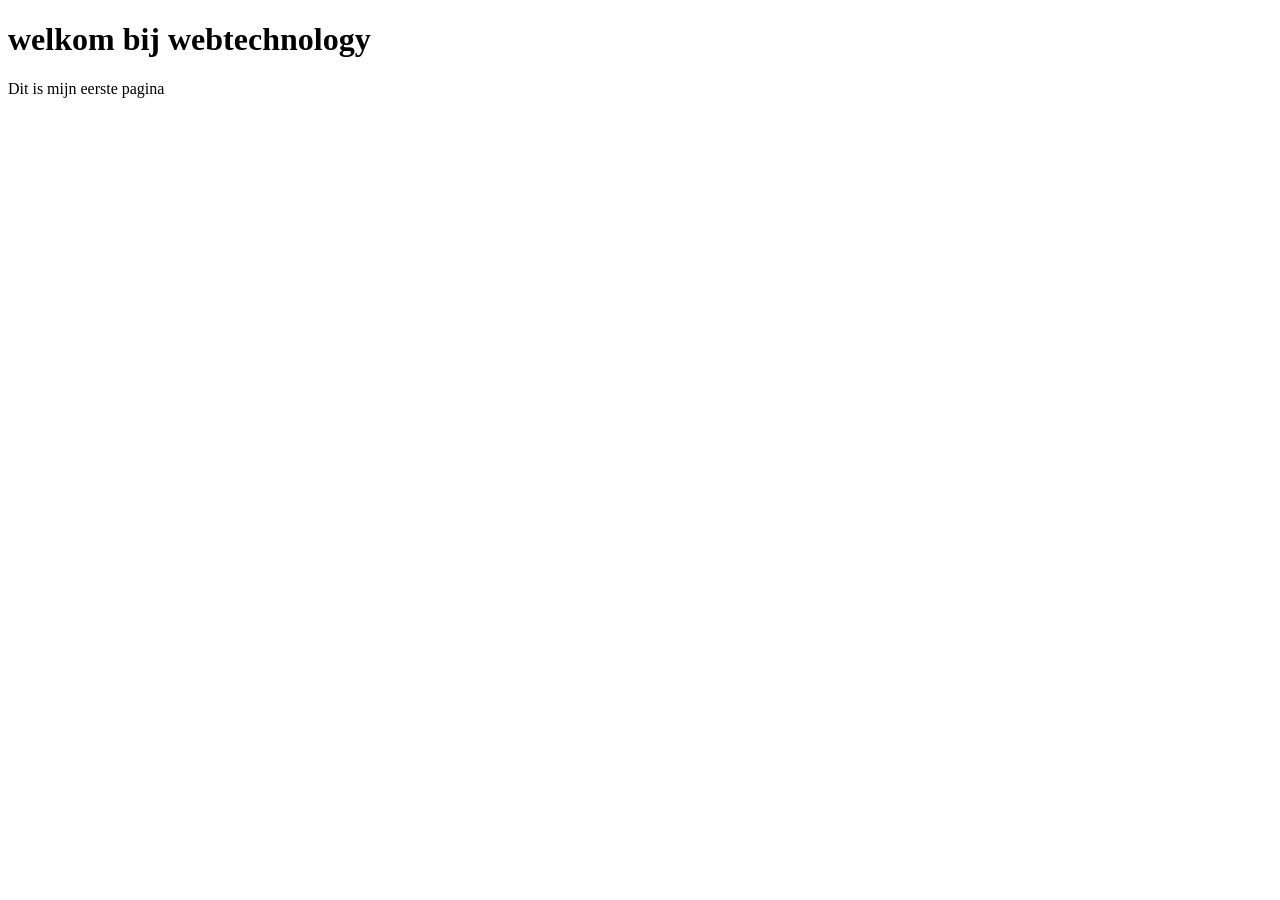
<file: Labo-01/index.html>
<!DOCTYPE html>
<html lang="en">
<head>
    <meta charset="UTF-8">
    <meta name="viewport" content="width=device-width, initial-scale=1.0">
    <title>Document</title>
</head>
<body>
    <h1>welkom bij webtechnology</h1>
    <p>Dit is mijn eerste pagina </p>
</body>
</html>
</file>
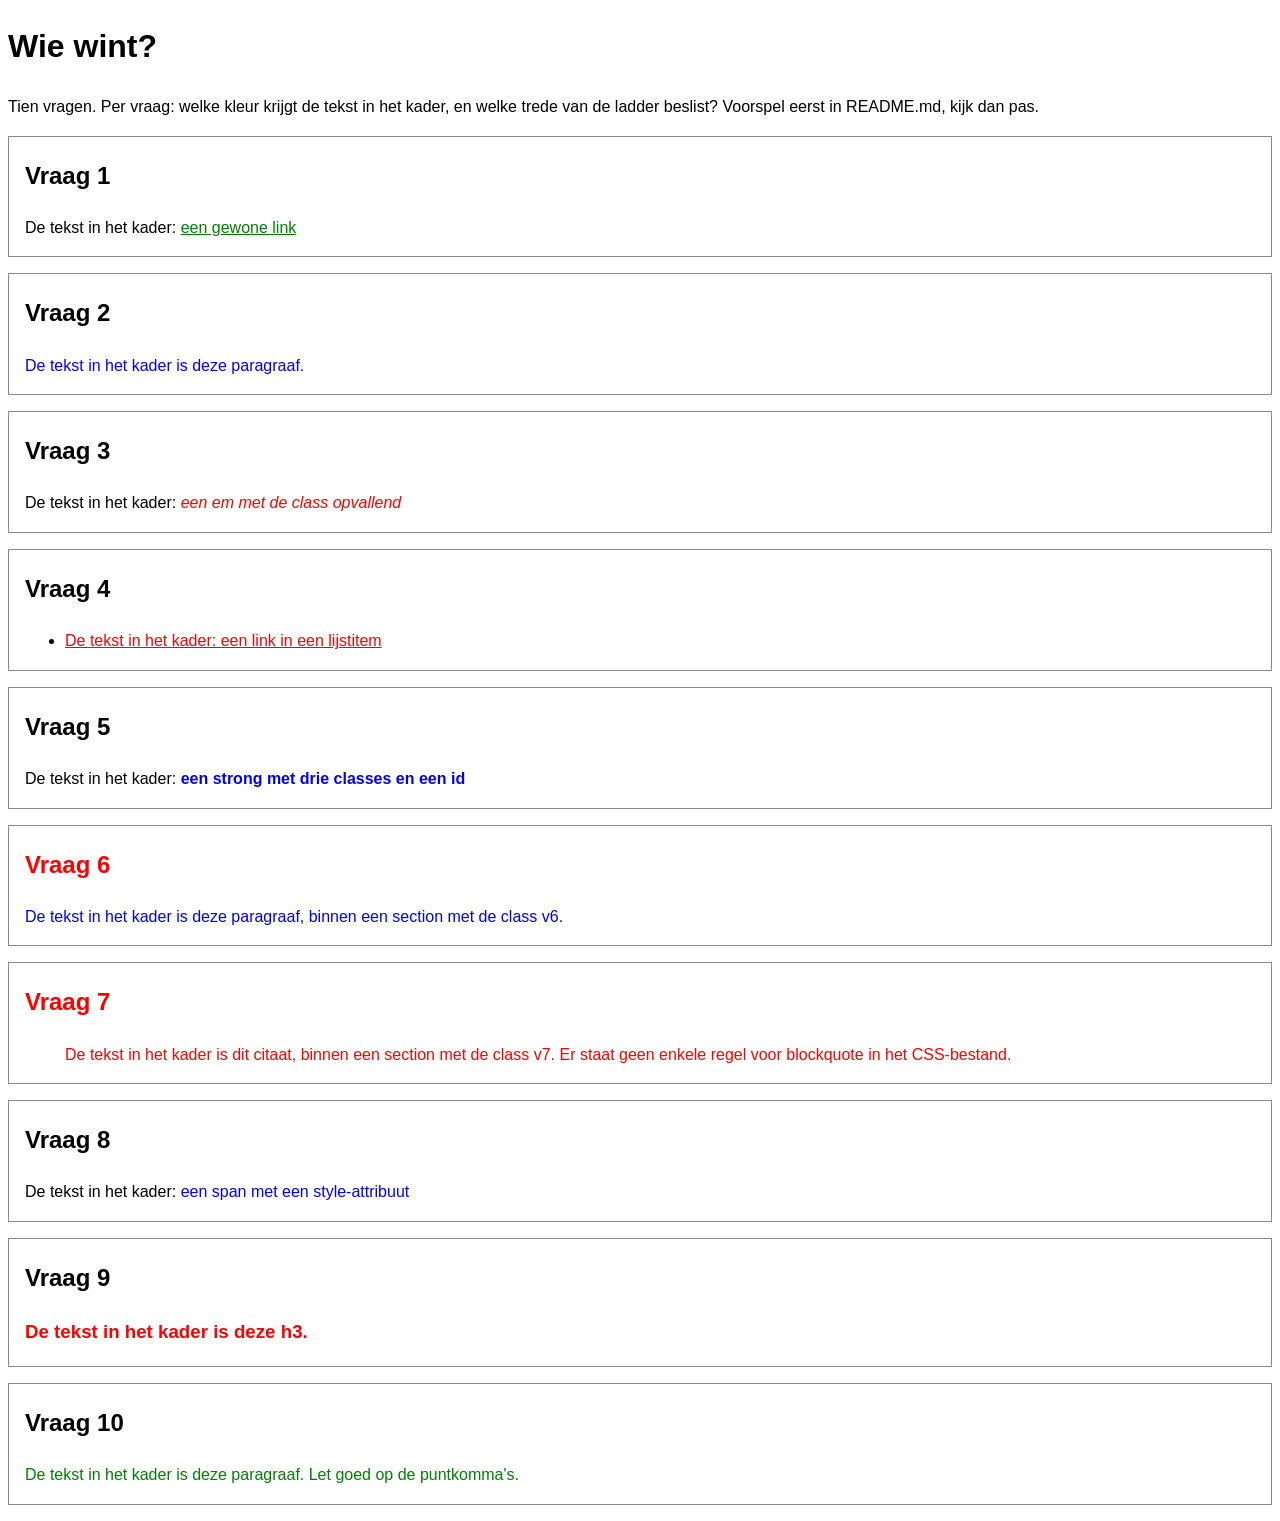
<file: labo-02/cascade/index.html>
<!-- index.html - oefening 3: voorspel, dan kijk. Wijzig dit bestand niet. -->
<!doctype html>
<html lang="nl">
  <head>
    <meta charset="utf-8">
    <meta name="viewport" content="width=device-width, initial-scale=1">
    <title>Wie wint? Tien vragen over de cascade</title>
    <link rel="stylesheet" href="css/stijl.css">
  </head>
  <body>
    <h1>Wie wint?</h1>
    <p>Tien vragen. Per vraag: welke kleur krijgt de tekst in het kader, en welke trede van de ladder beslist? Voorspel eerst in README.md, kijk dan pas.</p>

    <section class="vraag v1">
      <h2>Vraag 1</h2>
      <p>De tekst in het kader: <a href="#">een gewone link</a></p>
    </section>

    <section class="vraag v2">
      <h2>Vraag 2</h2>
      <p class="v2-tekst">De tekst in het kader is deze paragraaf.</p>
    </section>

    <section class="vraag v3">
      <h2>Vraag 3</h2>
      <p>De tekst in het kader: <em class="opvallend">een em met de class opvallend</em></p>
    </section>

    <section class="vraag v4">
      <h2>Vraag 4</h2>
      <ul>
        <li><a href="#">De tekst in het kader: een link in een lijstitem</a></li>
      </ul>
    </section>

    <section class="vraag v5">
      <h2>Vraag 5</h2>
      <p>De tekst in het kader: <strong class="een twee drie" id="v5-tekst">een strong met drie classes en een id</strong></p>
    </section>

    <section class="vraag v6">
      <h2>Vraag 6</h2>
      <p class="v6-tekst">De tekst in het kader is deze paragraaf, binnen een section met de class v6.</p>
    </section>

    <section class="vraag v7">
      <h2>Vraag 7</h2>
      <blockquote>De tekst in het kader is dit citaat, binnen een section met de class v7. Er staat geen enkele regel voor blockquote in het CSS-bestand.</blockquote>
    </section>

    <section class="vraag v8">
      <h2>Vraag 8</h2>
      <p>De tekst in het kader: <span class="v8-tekst" style="color: blue">een span met een style-attribuut</span></p>
    </section>

    <section class="vraag v9">
      <h2>Vraag 9</h2>
      <h3 class="v9-tekst">De tekst in het kader is deze h3.</h3>
    </section>

    <section class="vraag v10">
      <h2>Vraag 10</h2>
      <p class="v10-tekst">De tekst in het kader is deze paragraaf. Let goed op de puntkomma's.</p>
    </section>
  </body>
</html>
</file>
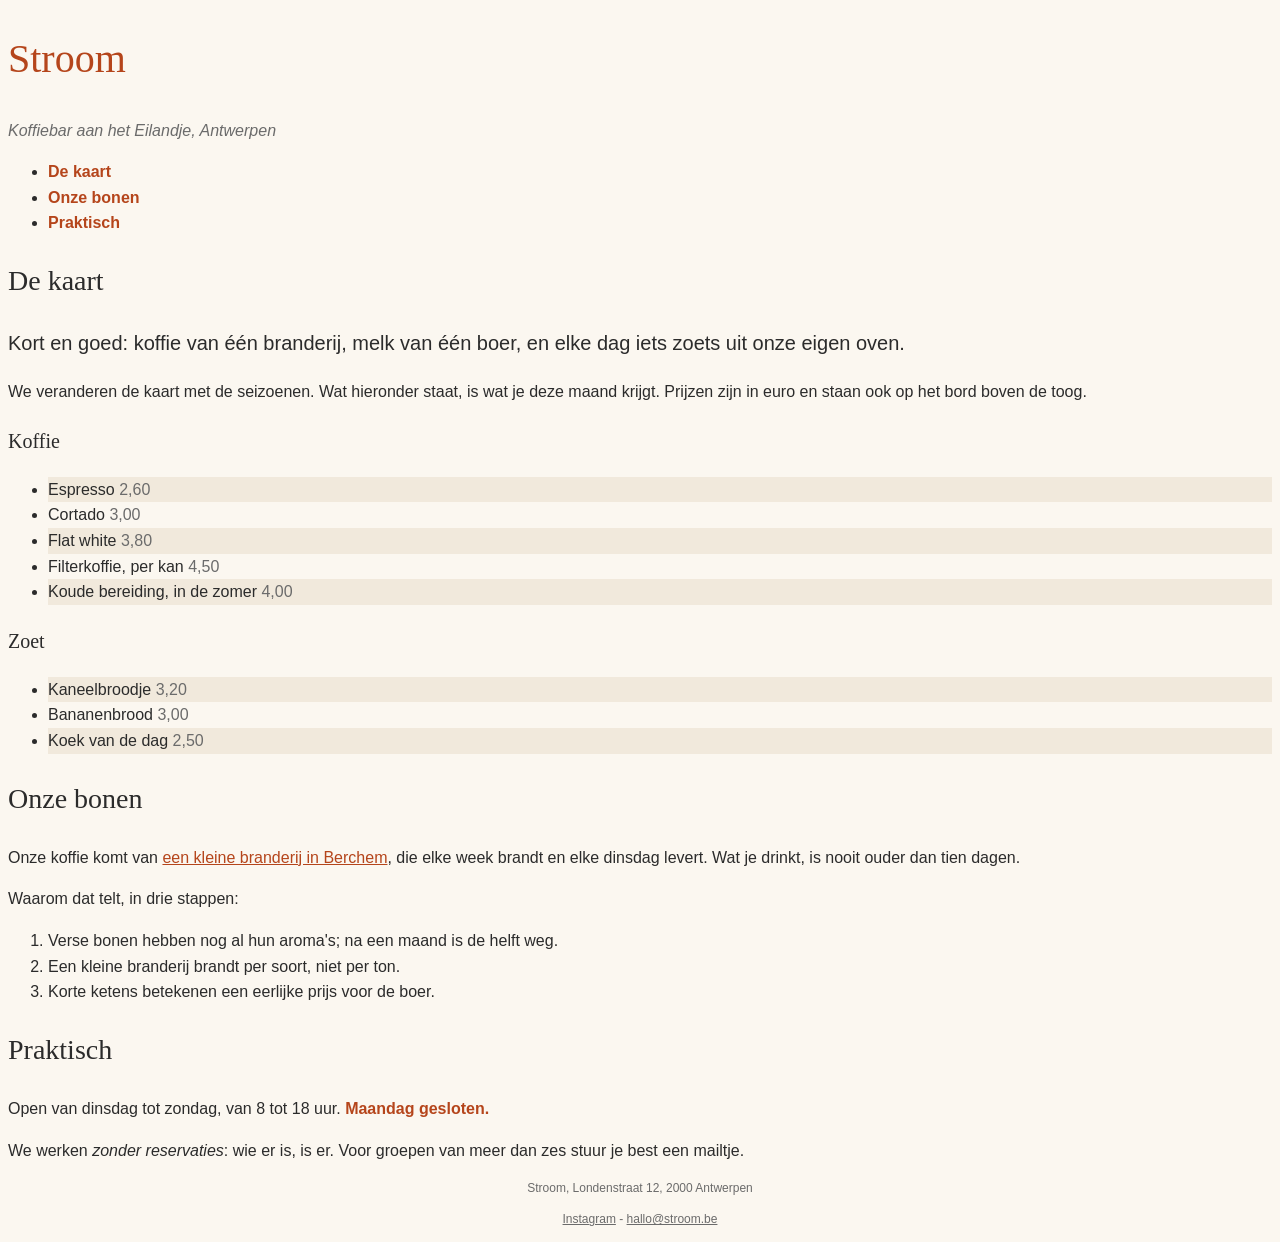
<file: labo-02/nabouw/index.html>
<!-- index.html - nabouw labo 2. Dit bestand mag je NIET wijzigen: geen class erbij, geen element verplaatst, geen style-attribuut. Jij schrijft css/stijl.css. -->
<!--
  Wat het screenshot niet kan tonen (hover en focus):
  - links in de navigatie: accentkleur, vet, geen onderstreping;
    bij hover en focus: inktkleur en onderstreept
  - links in main: accentkleur, onderstreept;
    bij hover en focus: papierkleur op een achtergrond in de accentkleur
  - links in de footer: gedempte kleur; bij hover en focus: accentkleur
-->
<!doctype html>
<html lang="nl">
  <head>
    <meta charset="utf-8">
    <meta name="viewport" content="width=device-width, initial-scale=1">
    <title>Stroom - koffiebar aan het Eilandje</title>
    <link rel="stylesheet" href="css/stijl.css">
  </head>
  <body>
    <header>
      <h1>Stroom</h1>
      <p class="slogan">Koffiebar aan het Eilandje, Antwerpen</p>
      <nav>
        <ul>
          <li><a href="#kaart">De kaart</a></li>
          <li><a href="#bonen">Onze bonen</a></li>
          <li><a href="#praktisch">Praktisch</a></li>
        </ul>
      </nav>
    </header>

    <main>
      <article>
        <h2 id="kaart">De kaart</h2>
        <p class="intro">Kort en goed: koffie van één branderij, melk van één boer, en elke dag iets zoets uit onze eigen oven.</p>
        <p>We veranderen de kaart met de seizoenen. Wat hieronder staat, is wat je deze maand krijgt. Prijzen zijn in euro en staan ook op het bord boven de toog.</p>

        <h3>Koffie</h3>
        <ul class="kaart">
          <li>Espresso <span class="prijs">2,60</span></li>
          <li>Cortado <span class="prijs">3,00</span></li>
          <li>Flat white <span class="prijs">3,80</span></li>
          <li>Filterkoffie, per kan <span class="prijs">4,50</span></li>
          <li>Koude bereiding, in de zomer <span class="prijs">4,00</span></li>
        </ul>

        <h3>Zoet</h3>
        <ul class="kaart">
          <li>Kaneelbroodje <span class="prijs">3,20</span></li>
          <li>Bananenbrood <span class="prijs">3,00</span></li>
          <li>Koek van de dag <span class="prijs">2,50</span></li>
        </ul>

        <h2 id="bonen">Onze bonen</h2>
        <p>Onze koffie komt van <a href="https://www.example.be">een kleine branderij in Berchem</a>, die elke week brandt en elke dinsdag levert. Wat je drinkt, is nooit ouder dan tien dagen.</p>
        <p>Waarom dat telt, in drie stappen:</p>
        <ol>
          <li>Verse bonen hebben nog al hun aroma's; na een maand is de helft weg.</li>
          <li>Een kleine branderij brandt per soort, niet per ton.</li>
          <li>Korte ketens betekenen een eerlijke prijs voor de boer.</li>
        </ol>

        <h2 id="praktisch">Praktisch</h2>
        <p>Open van dinsdag tot zondag, van 8 tot 18 uur. <strong>Maandag gesloten.</strong></p>
        <p>We werken <em>zonder reservaties</em>: wie er is, is er. Voor groepen van meer dan zes stuur je best een mailtje.</p>
      </article>
    </main>

    <footer>
      <p>Stroom, Londenstraat 12, 2000 Antwerpen</p>
      <p><a href="https://www.instagram.com">Instagram</a> - <a href="mailto:hallo@stroom.be">hallo@stroom.be</a></p>
    </footer>
  </body>
</html>
</file>
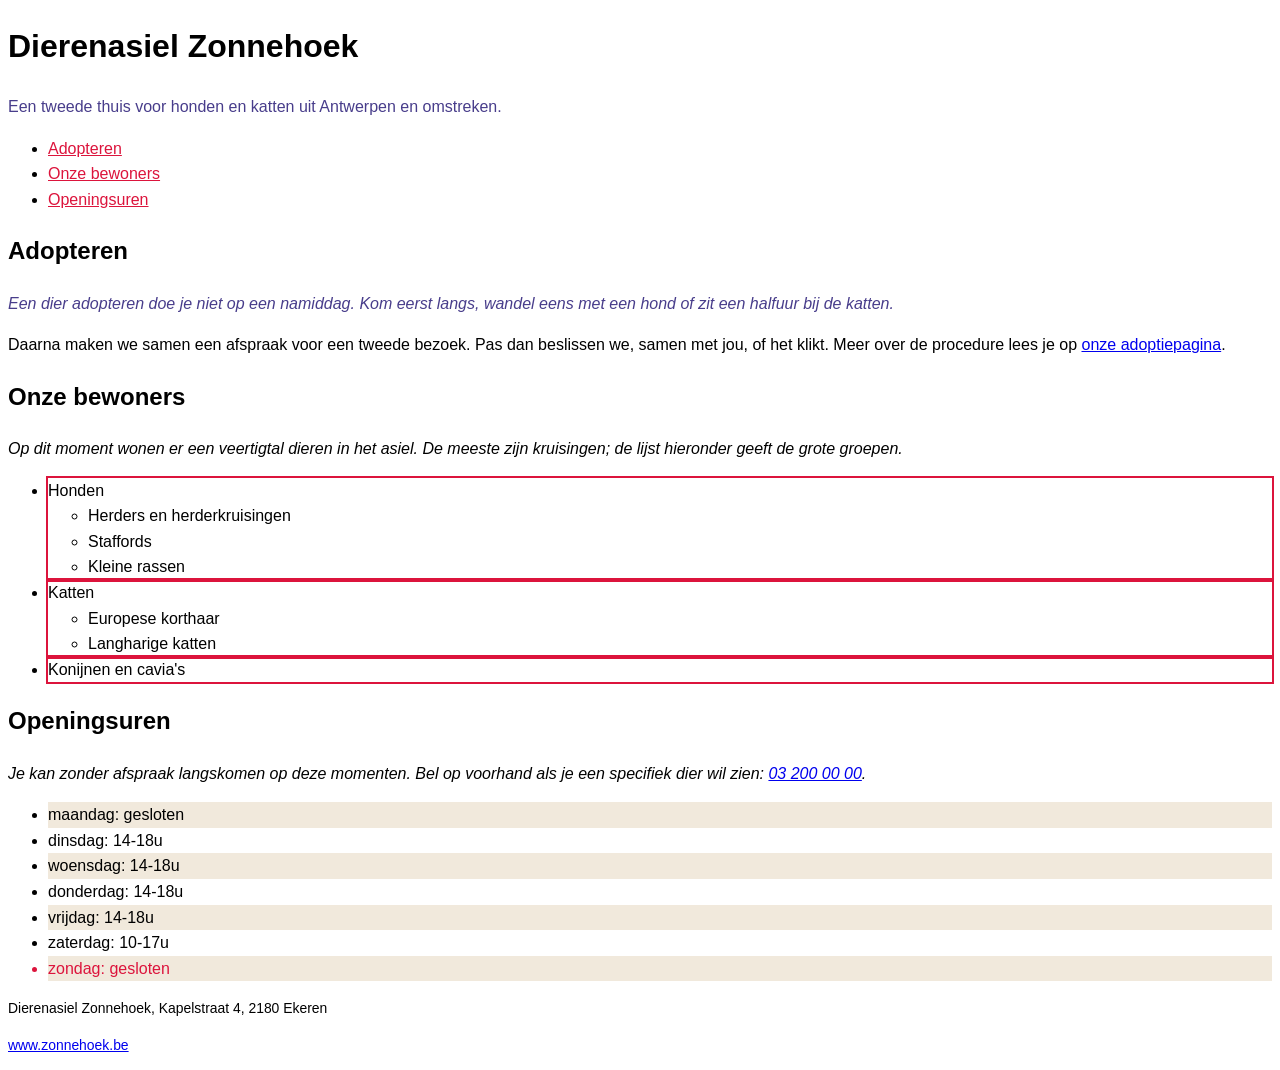
<file: labo-02/selectors/index.html>
<!-- index.html - oefening 2: selectors. Wijzig dit bestand niet; alles wat je nodig hebt, staat erin. -->
<!doctype html>
<html lang="nl">
  <head>
    <meta charset="utf-8">
    <meta name="viewport" content="width=device-width, initial-scale=1">
    <title>Dierenasiel Zonnehoek</title>
    <link rel="stylesheet" href="css/stijl.css">
  </head>
  <body>
    <header>
      <h1>Dierenasiel Zonnehoek</h1>
      <p class="slogan">Een tweede thuis voor honden en katten uit Antwerpen en omstreken.</p>
      <nav>
        <ul>
          <li><a href="#adopteren">Adopteren</a></li>
          <li><a href="#rassen">Onze bewoners</a></li>
          <li><a href="#uren">Openingsuren</a></li>
        </ul>
      </nav>
    </header>

    <main>
      <article>
        <h2 id="adopteren">Adopteren</h2>
        <p class="intro">Een dier adopteren doe je niet op een namiddag. Kom eerst langs, wandel eens met een hond of zit een halfuur bij de katten.</p>
        <p>Daarna maken we samen een afspraak voor een tweede bezoek. Pas dan beslissen we, samen met jou, of het klikt. Meer over de procedure lees je op <a href="https://www.zonnehoek.be/adoptie">onze adoptiepagina</a>.</p>

        <h2 id="rassen">Onze bewoners</h2>
        <p>Op dit moment wonen er een veertigtal dieren in het asiel. De meeste zijn kruisingen; de lijst hieronder geeft de grote groepen.</p>
        <ul class="rassen">
          <li>Honden
            <ul>
              <li>Herders en herderkruisingen</li>
              <li>Staffords</li>
              <li>Kleine rassen</li>
            </ul>
          </li>
          <li>Katten
            <ul>
              <li>Europese korthaar</li>
              <li>Langharige katten</li>
            </ul>
          </li>
          <li>Konijnen en cavia's</li>
        </ul>

        <h2 id="uren">Openingsuren</h2>
        <p>Je kan zonder afspraak langskomen op deze momenten. Bel op voorhand als je een specifiek dier wil zien: <a href="tel:+3232000000">03 200 00 00</a>.</p>
        <ul class="uren">
          <li>maandag: gesloten</li>
          <li>dinsdag: 14-18u</li>
          <li>woensdag: 14-18u</li>
          <li>donderdag: 14-18u</li>
          <li>vrijdag: 14-18u</li>
          <li>zaterdag: 10-17u</li>
          <li>zondag: gesloten</li>
        </ul>
      </article>
    </main>

    <footer>
      <p>Dierenasiel Zonnehoek, Kapelstraat 4, 2180 Ekeren</p>
      <p><a href="https://www.zonnehoek.be">www.zonnehoek.be</a></p>
    </footer>
  </body>
</html>
</file>
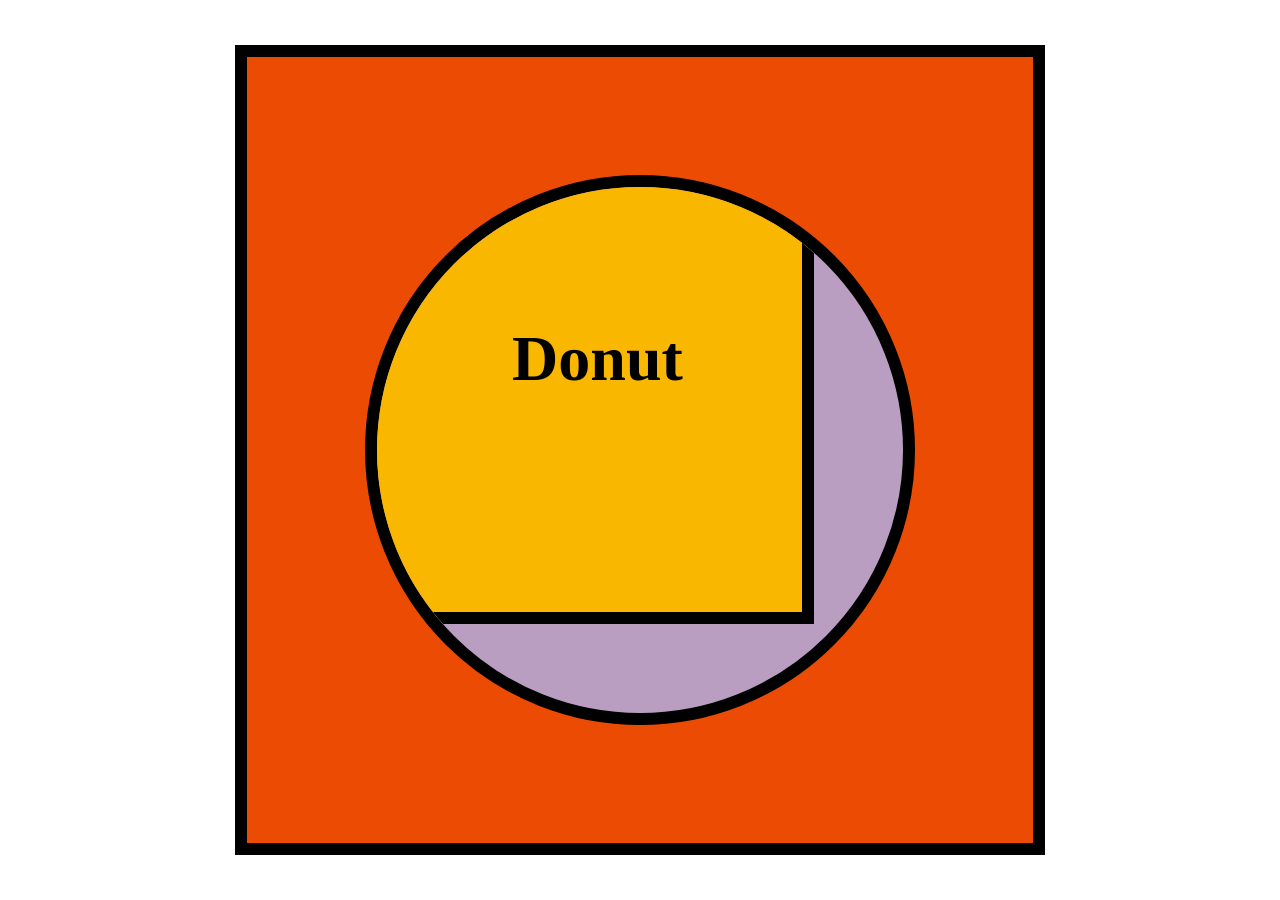
<file: labo-03/donut/index.html>
<!doctype html>
<html lang="en">
<head>
  <meta charset="utf-8">
  <meta name="viewport" content="width=device-width, initial-scale=1">
  <title>Labo 3 - Donut</title>
  <link rel="stylesheet" href="css/reset.css">
  <link rel="stylesheet" href="css/stijl.css">
</head>
<body>
  <!-- Do not change this file. Write your CSS in css/stijl.css. -->
  <main>
    <div>
      <h1>Donut</h1>
    </div>
  </main>
</body>
</html>
</file>
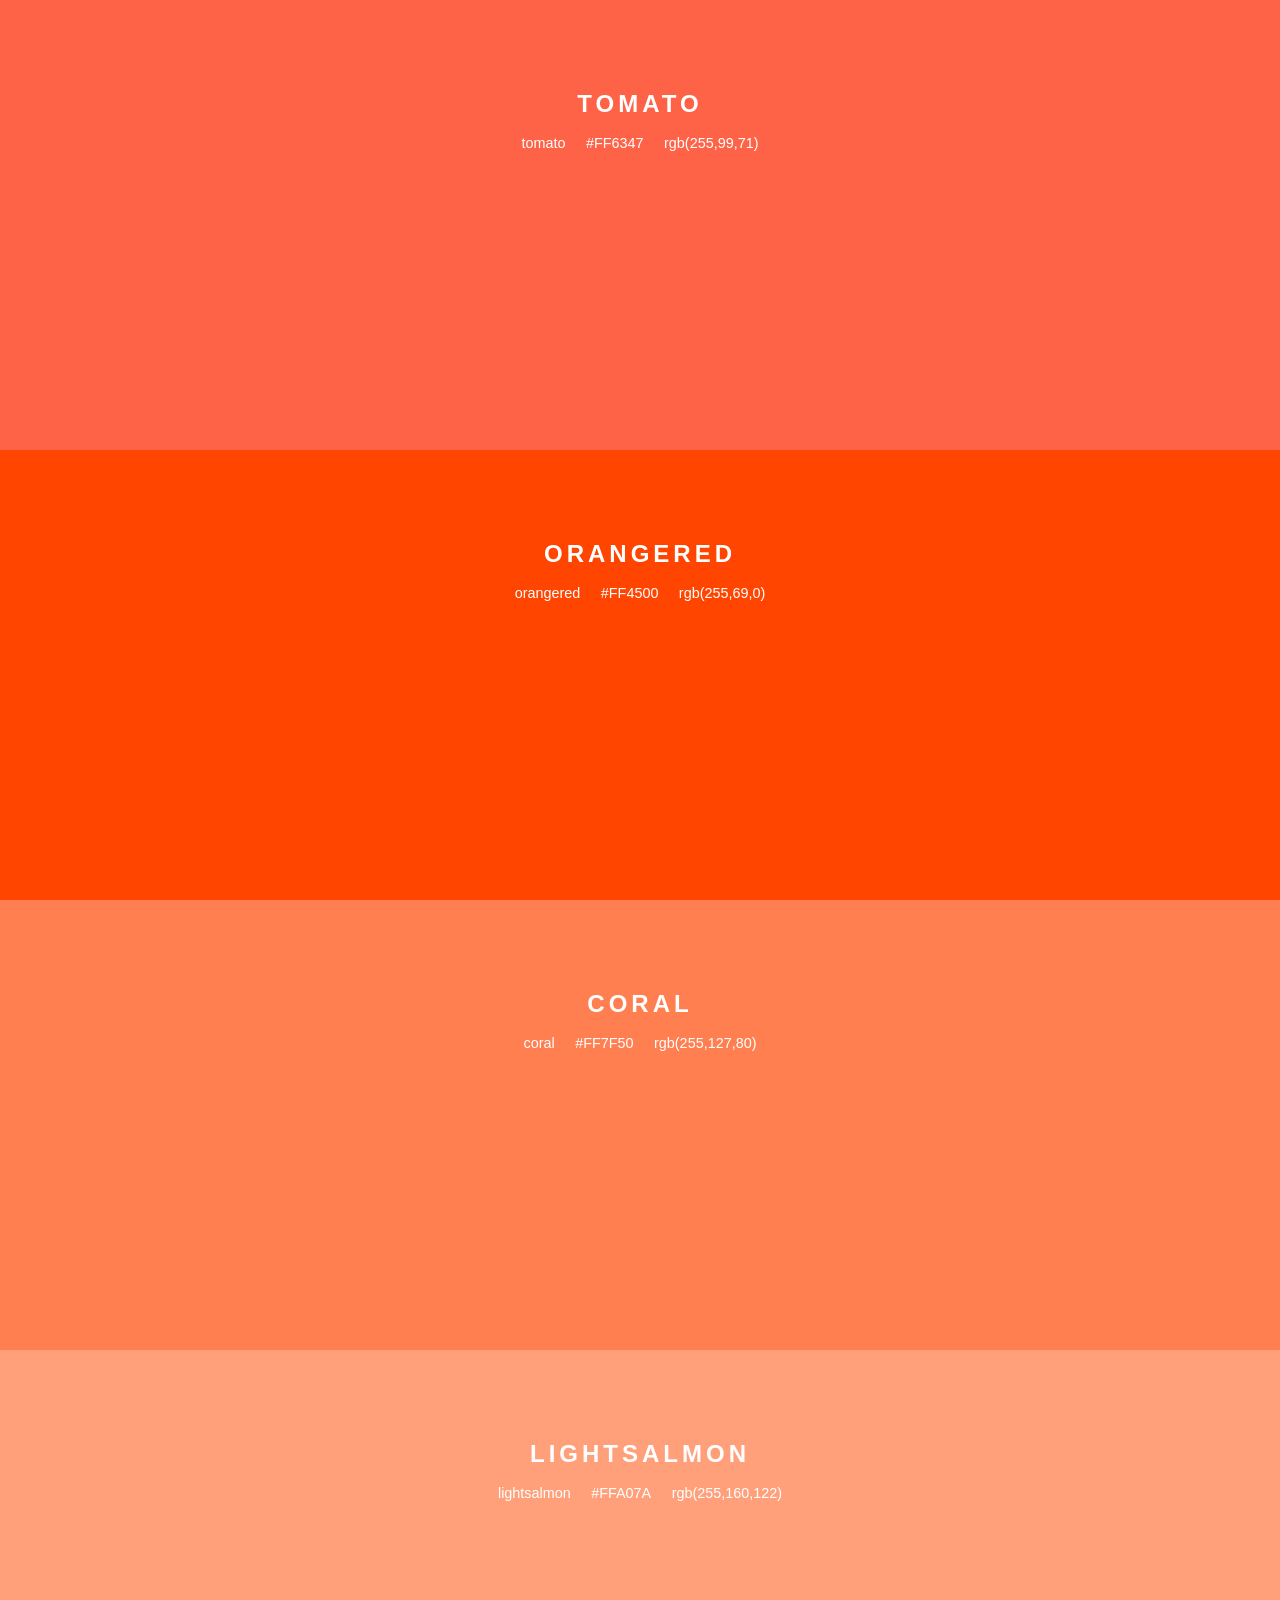
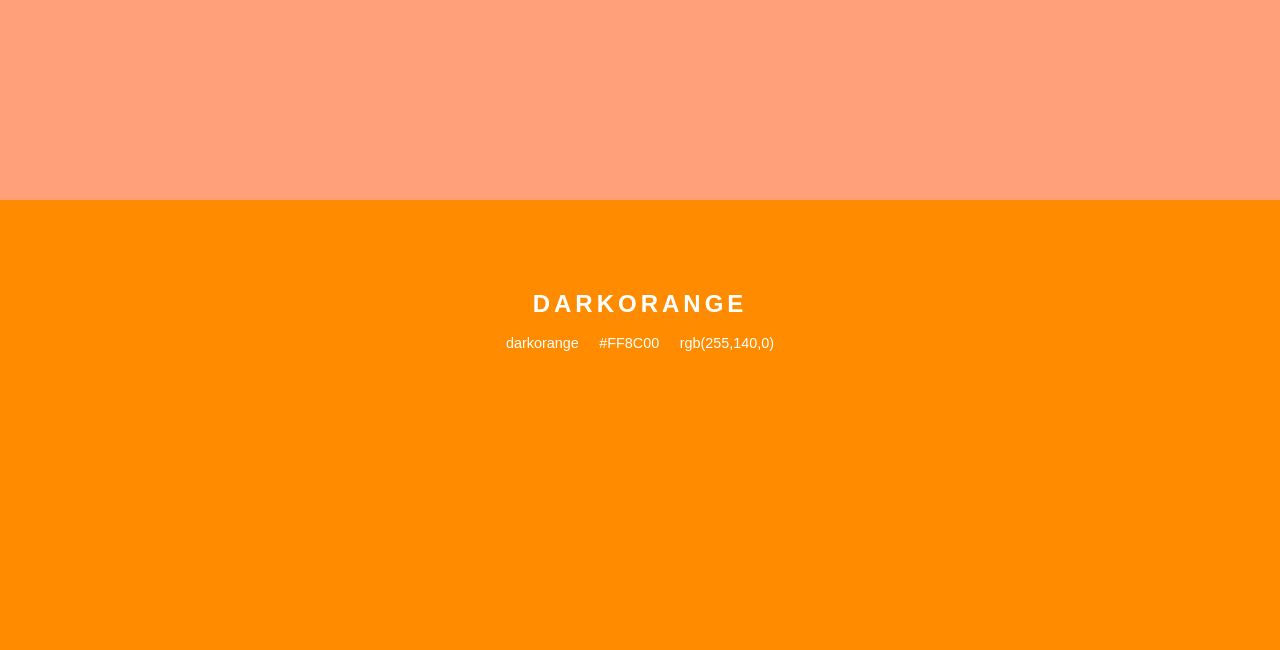
<file: labo-03/kleuren/index.html>
<!doctype html>
<html lang="en">
<head>
  <meta charset="utf-8">
  <meta name="viewport" content="width=device-width, initial-scale=1">
  <title>Labo 3 - Kleurenstalen</title>
  <link rel="stylesheet" href="css/reset.css">
  <link rel="stylesheet" href="css/stijl.css">
</head>
<body>
  <!-- Do not change this file. Write your CSS in css/stijl.css. -->
  <ul>
    <li class="tomato">
      <h2>TOMATO</h2>
      <p class="codes"><span>tomato</span> <span>#FF6347</span> <span>rgb(255,99,71)</span></p>
    </li>
    <li class="orangered">
      <h2>ORANGERED</h2>
      <p class="codes"><span>orangered</span> <span>#FF4500</span> <span>rgb(255,69,0)</span></p>
    </li>
    <li class="coral">
      <h2>CORAL</h2>
      <p class="codes"><span>coral</span> <span>#FF7F50</span> <span>rgb(255,127,80)</span></p>
    </li>
    <li class="lightsalmon">
      <h2>LIGHTSALMON</h2>
      <p class="codes"><span>lightsalmon</span> <span>#FFA07A</span> <span>rgb(255,160,122)</span></p>
    </li>
    <li class="darkorange">
      <h2>DARKORANGE</h2>
      <p class="codes"><span>darkorange</span> <span>#FF8C00</span> <span>rgb(255,140,0)</span></p>
    </li>
  </ul>
</body>
</html>
</file>
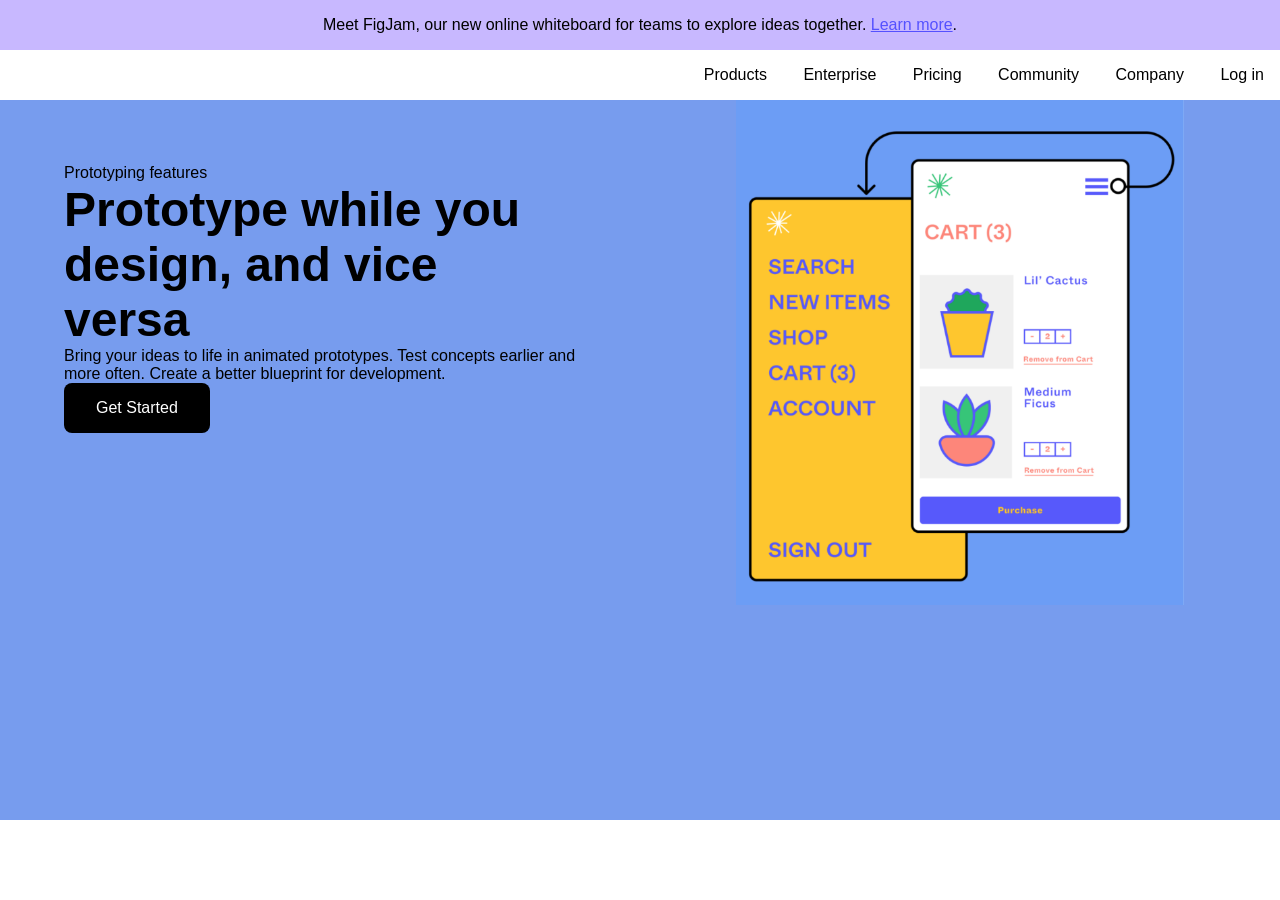
<file: labo-03/landing/index.html>
<!doctype html>
<html lang="en">
<head>
  <meta charset="utf-8">
  <meta name="viewport" content="width=device-width, initial-scale=1">
  <title>Labo 3 - Landingspagina</title>
  <link rel="stylesheet" href="css/reset.css">
  <link rel="stylesheet" href="css/stijl.css">
</head>
<body>
  <!-- Do not change this file. Write your CSS in css/stijl.css.
       Not visible in the screenshot: on :hover and :focus the links in the
       banner and in the navigation get an underline, and the button turns
       dark grey (#333333) instead of black. -->
  <div class="banner">
    <p>Meet FigJam, our new online whiteboard for teams to explore ideas together. <a href="#">Learn more</a>.</p>
  </div>
  <header>
    <nav>
      <ul>
        <li><a href="#">Products</a></li>
        <li><a href="#">Enterprise</a></li>
        <li><a href="#">Pricing</a></li>
        <li><a href="#">Community</a></li>
        <li><a href="#">Company</a></li>
        <li><a href="#">Log in</a></li>
      </ul>
    </nav>
  </header>
  <main>
    <article>
      <p class="bovenkop">Prototyping features</p>
      <h1>Prototype while you design, and vice versa</h1>
      <p>Bring your ideas to life in animated prototypes. Test concepts earlier and more often. Create a better blueprint for development.</p>
      <a href="#" class="knop">Get Started</a>
    </article><!-- no whitespace between these two tags: see syllabus 3.7 --><div class="afbeelding">
      <img src="afbeeldingen/prototype.png" alt="Prototype of a plant shop: a yellow menu panel next to a white cart screen">
    </div>
  </main>
</body>
</html>
</file>
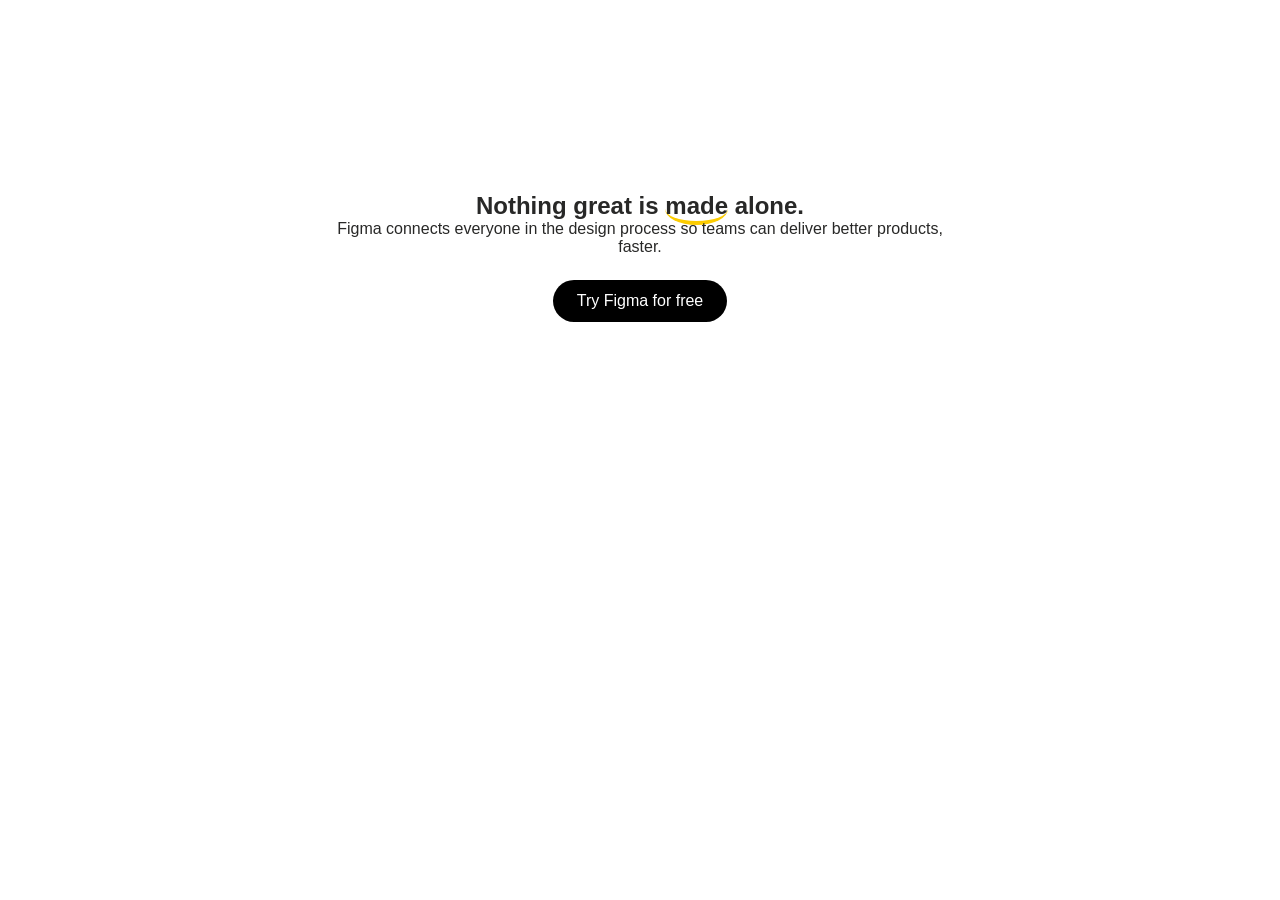
<file: labo-03/slogan/index.html>
<!doctype html>
<html lang="en">
<head>
  <meta charset="utf-8">
  <meta name="viewport" content="width=device-width, initial-scale=1">
  <title>Labo 3 - Slogan</title>
  <link rel="stylesheet" href="css/reset.css">
  <link rel="stylesheet" href="css/stijl.css">
</head>
<body>
  <!-- Do not change this file. Write your CSS in css/stijl.css.
       Not visible in the screenshot: on :hover and :focus the button turns
       dark grey (#333333) instead of black. -->
  <h2>Nothing great is <span>made</span> alone.</h2>
  <p>Figma connects everyone in the design process so teams can deliver better products, faster.</p>
  <a href="https://www.figma.com">Try Figma for free</a>
</body>
</html>
</file>
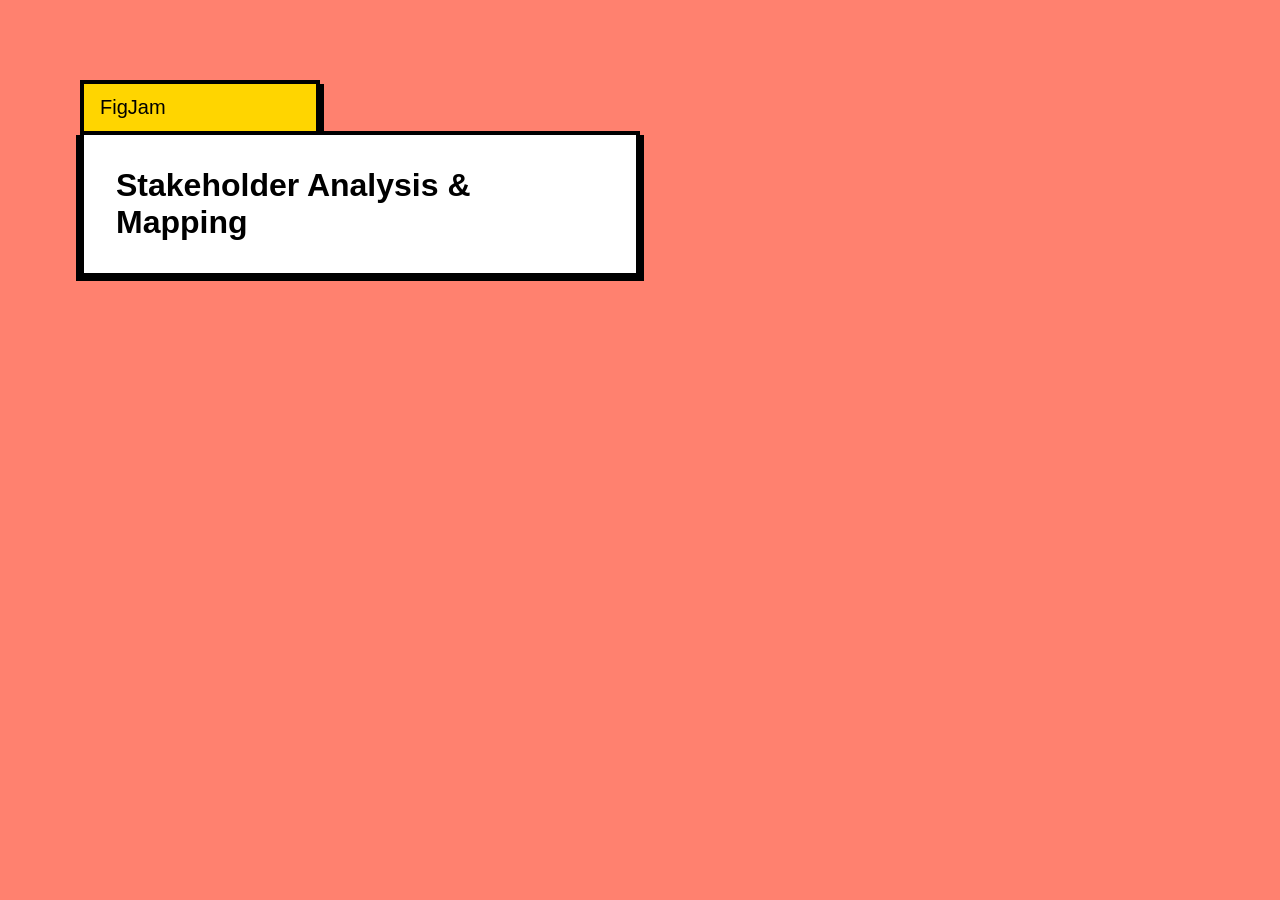
<file: labo-03/tabblad/index.html>
<!doctype html>
<html lang="en">
<head>
  <meta charset="utf-8">
  <meta name="viewport" content="width=device-width, initial-scale=1">
  <title>Labo 3 - Tabblad</title>
  <link rel="stylesheet" href="css/reset.css">
  <link rel="stylesheet" href="css/stijl.css">
</head>
<body>
  <!-- Do not change this file. Write your CSS in css/stijl.css. -->
  <h1>FigJam</h1>
  <h2>Stakeholder Analysis &amp; Mapping</h2>
</body>
</html>
</file>
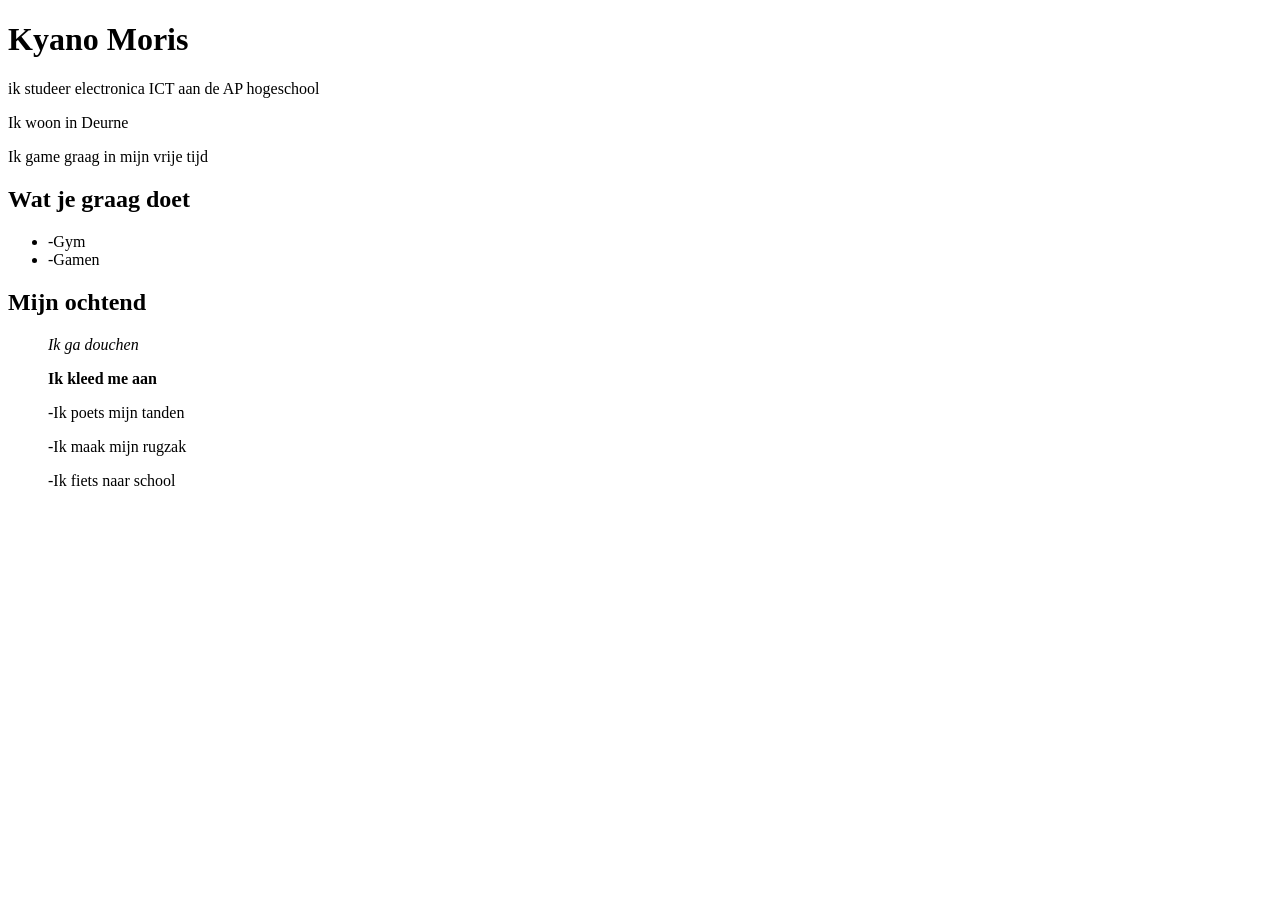
<file: Labo-01/over-mij.html>
<!DOCTYPE html>
<html lang="en">
    <!-- Het <header>element definieert een banneroriëntatiepunt wanneer het de context van het <body>element is.-->
        <!-- nav: De functie van dit navelement is het aanbieden van links.-->
<head><!--<main>Het draagt ​​niet bij aan de structuur van het document -->
    <!--The <footer> HTML element represents a footer for its nearest ancestor sectioning content or sectioning root element.-->
        <!--The <article> HTML element represents a self-contained composition in a document, page, application, or site, which is intended to be independently distributable or reusable (e.g., in syndication)-->
            <!--The <aside> HTML element represents a portion of a document whose content is only indirectly related to the document's main content. Asides are frequently presented as sidebars or call-out boxes.-->
                <!--The <a> HTML element (or anchor element), with its href attribute, creates a hyperlink to web pages, files, email addresses, locations in the same page, or anything else a URL can address.-->
                    <!--The <img> HTML element embeds an image into the document.-->
                    
    <meta charset="UTF-8">
    <meta name="viewport" content="width=device-width, initial-scale=1.0">
    <title>Document</title>
</head>
<body>
    <h1>Kyano Moris</h1>
    <p>ik studeer electronica ICT aan de AP hogeschool</p>
    <p>Ik woon in Deurne</p>
    <p>Ik game graag in mijn vrije tijd</p>
    <h2>Wat je graag doet</h2>
<ul><li>-Gym</li>
<li>-Gamen</li></ul>


    <H2>Mijn ochtend</H2>
<ol><em>Ik ga douchen</em></ol>
<ol><strong>Ik kleed me aan</strong></ol>
<ol>-Ik poets mijn tanden</ol>
<ol>-Ik maak mijn rugzak</ol>
<ol>-Ik fiets naar school</ol>


</body>
</html>
</file>
<file: labo-02/cascade/css/stijl.css>
/* stijl.css - oefening 3: voorspel, dan kijk. Wijzig dit bestand niet. */

/* Opmaak van de pagina zelf; doet niet mee in de vragen. */
body {
  font-family: Verdana, sans-serif;
  line-height: 1.6;
}

.vraag {
  border: 1px solid #8a8a89;
  padding: 0 1rem;
  margin-bottom: 1rem;
}

/* ---- vraag 1 ---- */
a {
  color: green;
}

/* ---- vraag 2 ---- */
.v2-tekst {
  color: red;
}

.v2-tekst {
  color: blue;
}

/* ---- vraag 3 ---- */
.opvallend {
  color: red;
}

em {
  color: blue;
}

/* ---- vraag 4 ---- */
.v4 > a {
  color: green;
}

.v4 a {
  color: red;
}

/* ---- vraag 5 ---- */
.een.twee.drie {
  color: red;
}

#v5-tekst {
  color: blue;
}

/* ---- vraag 6 ---- */
.v6 {
  color: red;
}

.v6-tekst {
  color: blue;
}

/* ---- vraag 7 ---- */
.v7 {
  color: red;
}

/* ---- vraag 8 ---- */
.v8-tekst {
  color: red;
}

/* ---- vraag 9 ---- */
h3 {
  color: red !important;
}

.v9-tekst {
  color: blue;
}

/* ---- vraag 10 ---- */
.v10-tekst {
  color: green;
  font-size: 1.5rem
  color: blue;
}
</file>
<file: labo-02/nabouw/css/stijl.css>
/* stijl.css - Stroom, labo 2 */

:root {
  --papier: #fbf7f0;
  --inkt: #2b2b2b;
  --gedempt: #6b6b6b;
  --accent: #b5451b;
  --zebra: #f1e9dc;

  --font-kop: Georgia, "Times New Roman", serif;
  --font-tekst: Verdana, Geneva, sans-serif;

  --maat-basis: 1rem;
  --maat-intro: 1.25rem;
  --maat-klein: 0.75rem;
  --maat-kop-3: 1.25rem;
  --maat-kop-2: 1.75rem;
  --maat-kop-1: 2.5rem;
  --regelhoogte: 1.6;
}

/* Basis: de rest erft hiervan (syllabus 2.6) */
body {
  background-color: var(--papier);
  color: var(--inkt);
  font-family: var(--font-tekst);
  font-size: var(--maat-basis);
  line-height: var(--regelhoogte);
}

/* Koppen: Georgia, niet vet */
h1,
h2,
h3 {
  font-family: var(--font-kop);
  font-weight: normal;
}

h1 {
  color: var(--accent);
  font-size: var(--maat-kop-1);
}

h2 {
  font-size: var(--maat-kop-2);
}

h3 {
  font-size: var(--maat-kop-3);
}

/* Uitzonderingen op de basis */
.slogan {
  color: var(--gedempt);
  font-style: italic;
}

.intro {
  font-size: var(--maat-intro);
}

.prijs {
  color: var(--gedempt);
}

/* Zebrapatroon op de kaart */
.kaart li:nth-child(odd) {
  background-color: var(--zebra);
}

/* Navigatie: accent, vet, zonder onderstreping */
nav a {
  color: var(--accent);
  font-weight: bold;
  text-decoration: none;
}

nav a:hover,
nav a:focus {
  color: var(--inkt);
  text-decoration: underline;
}

/* Links in main: accent, onderstreept */
main a {
  color: var(--accent);
  text-decoration: underline;
}

main a:hover,
main a:focus {
  background-color: var(--accent);
  color: var(--papier);
}
strong {
    font-weight: bold;
    color: var(--accent);
}
/* Footer */
footer {
  color: var(--gedempt);
  font-size: var(--maat-klein);
  text-align: center;
}

footer a {
  color: var(--gedempt);
}

footer a:hover,
footer a:focus {
  color: var(--accent);
}
</file>
<file: labo-02/selectors/css/stijl.css>
/* stijl.css - oefening 2: selectors schrijven en lezen */

/* Schrijf onder elke opdracht de regel met de selector die precies die
   elementen raakt. Gebruik de declaratie die erbij staat, zodat je in de
   browser meteen ziet wat je raakte. Voeg niets toe aan index.html. */

body {
  font-family: Verdana, sans-serif;
  line-height: 1.6;
}

/* 1. alle links in de navigatie -> color: crimson; */
nav a {color:crimson;}




/* 2. alleen de paragrafen in de footer -> font-size: 0.875rem; */
footer p {
      font-size:0.87rem;
}
/* 3. alleen de lijstitems van het BUITENSTE niveau in de lijst met de class
      rassen (dus niet de items van de binnenlijsten) -> outline: 2px solid crimson;
      (outline tekent een kader rond precies het element dat je raakte; de
      property zelf komt in hoofdstuk 3) */
.rassen > li{
  outline: 2px solid crimson; 


}
/* 4. de paragraaf die onmiddellijk na elke h2 komt -> font-style: italic; */
h2 + p {
  font-style: italic; */

}

/* 5. elk oneven item in de lijst met openingsuren -> background-color: #f1e9dc; */
.uren li:nth-child(odd){
      background-color: #f1e9dc; */

}

/* 6. het laatste item in de lijst met openingsuren -> color: crimson; */
.uren li:last-child{
      color: crimson; */
.uren li:last-child

}

/* 7. de slogan en de intro tegelijk, in één regel -> color: darkslateblue; */
.slogan,.intro {
      color: darkslateblue; */
.slogan,.intro 

}

/* 8. elke link in main wanneer de muis erover gaat OF wanneer ze focus heeft
      -> background-color: yellow; */
main a:hover , main a;focus {
 background-color: yellow; */     
}


/* ---- Lezen: welke elementen raken deze vijf selectors? Schrijf het antwoord
   in één zin per selector in README.md. Verander hier niets. ---- */

/* a. header nav ul li a */
/* b. article > p */
/* c. .uren li:nth-child(3) */
/* d. h2 ~ p */
/* e. .rassen li:first-child */
</file>
<file: labo-03/donut/css/stijl.css>
/* stijl.css - labo 3, donut (reset.css is linked before this file) */


body {
    margin: 0;
}

main {
    width: 90vh;
    height: 90vh;
    margin: 5vh auto;
    background-color: #ec4b03;
    border: 0.75rem solid black;
    box-sizing: border-box;
    overflow: hidden;
    
}

main div {
    width: 70%;
    height: 70%;
    margin: 15%;
    background-color: #b99ec1;
    border: 0.75rem solid black;
    border-radius: 50%;
    box-sizing: border-box;
    overflow: hidden;
    
}

h1 {
    width: 90%;
    height: 90%;
    margin: -7%;
    background-color: #f9b700;
    border: 0.75rem solid black;
    box-sizing: border-box;
    font-family: Georgia, serif;
    font-size: 4rem;
    font-weight: bold;
    text-align: center;
    padding: 10rem;
}


}
</file>
<file: labo-03/kleuren/css/stijl.css>
/* stijl.css - labo 3, kleuren (reset.css is linked before this file) */

/* === tokens === */
/* 1. Tokenblok op :root met de kleuren uit de opgave */
:root {
  --color-tomato: tomato;
  --color-orangered: orangered;
  --color-coral: coral;
  --color-lightsalmon: lightsalmon;
  --color-darkorange: darkorange;
}

/* 2. Algemene styling en typografie */
body {
  font-family: Arial, sans-serif;
  color: white;
  text-align: center;
}

/* 3. Lijst-reset: verwijder de insprong en bolletjes uit de browser */
ul {
  list-style: none;
  padding: 0;
  margin: 0;
}

/* 4. Elk lijstitem (li) krijgt precies de halve vensterhoogte */
li {
  height: 50vh;
  
  /* Ademruimte om de tekst verticaal mooi in de band te verdelen */
  padding-top: 10vh; 
}

/* 5. Styling voor de titels (h2) */
h2 {
  letter-spacing: 0.25rem;
  margin-bottom: 1rem;
}

/* 6. Spatiëring tussen de drie kleurcodes in de paragraaf */
.codes span {
  margin: 0 0.5rem;
  font-size: 0.9rem;
}

/* 7. Achtergrondkleur per li op basis van de class-namen uit je HTML */
.tomato {
  background-color: var(--color-tomato);
}

.orangered {
  background-color: var(--color-orangered);
}

.coral {
  background-color: var(--color-coral);
}

.lightsalmon {
  background-color: var(--color-lightsalmon);
}

.darkorange {
  background-color: var(--color-darkorange);
}
</file>
<file: labo-03/landing/css/stijl.css>
/* stijl.css - labo 3, landing (reset.css is linked before this file) */


body {
    margin: 0;
    font-family: Arial, sans-serif;
    color: black;
}

/* BANNER */
.banner {
    background-color: #c8b8ff;
    text-align: center;
    padding: 1rem;
}

.banner a {
    color: #5551ff;
}

.banner a:hover,
.banner a:focus {
    text-decoration: underline;
}

/* NAVIGATIE */
header {
    text-align: right;
}

nav ul {
    margin: 0;
    padding: 0;
    list-style: none;
}

nav li {
    display: inline-block;
}

nav a {
    display: inline-block;
    padding: 1rem;
    color: black;
    text-decoration: none;
}

nav a:hover,
nav a:focus {
    text-decoration: underline;
}


main {
    background-color: #779cee;
    min-height: 80vh;
    font-size: 0;
}

article,
.afbeelding {
    display: inline-block;
    width: 50%;
    vertical-align: top;
    box-sizing: border-box;
    font-size: 1rem;
}

article {
    padding: 4rem;
}

.bovenkop {
    margin-top: 0;
}

h1 {
    font-size: 3rem;
}

.knop {
    display: inline-block;
    background-color: black;
    color: white;
    text-decoration: none;
    padding: 1rem 2rem;
    border-radius: 0.5rem;
}

.knop:hover,
.knop:focus {
    background-color: #333333;
}

.afbeelding {
    text-align: center;
}

.afbeelding img {
    width: 70%;
    height: auto;
    display: block;
    margin: 0 auto;
}
/* === your rules === */
</file>
<file: labo-03/slogan/css/stijl.css>
/* 1. Kleuren definiëren op :root (Tokenblok) */
:root {
  --color-text: #282827;
  --color-yellow: #fccc00;
  --color-black: #000000;
  --color-button-hover: #333333;
  --color-white: #ffffff;
}

/* 2. De gehele body als kolom instellen */
body {
  font-family: Arial, sans-serif;
  color: var(--color-text);
  
  /* Kolomafmetingen en centreren */
  max-width: 40rem;         /* De kolom wordt nooit breder dan 40rem */
  margin-top: 12rem;        /* Begint 12rem vanaf de bovenrand van het scherm */
  margin-left: auto;        /* Automatische marge links en rechts centreert de hele kolom */
  margin-right: auto;
  
  text-align: center;       /* Centreert alle tekst BINNEN de kolom */
  padding: 0 1rem;          /* Zorgt voor wat ademruimte op heel smalle schermen */
}

/* 3. De geel gebogen streep onder het woord 'made' */
span {
  border-bottom: 0.25rem solid var(--color-yellow);
  border-radius: 50%;       /* Geeft een lichte bolling/buiging aan de onderrand */
  padding-bottom: 0.1rem;
}

/* 4. Styling voor de knop (de <a> link) */
a {
  display: inline-block;    /* HEEL BELANGRIJK: maakt van de inline-link een blokje zodat padding en margins werken */
  background-color: var(--color-black);
  color: var(--color-white);
  text-decoration: none;    /* Haalt de standaard blauwe onderstreping van de link weg */
  padding: 0.75rem 1.5rem;  /* Binnenruimte rondom de tekst */
  border-radius: 2rem;      /* Zorgt voor sterk afgeronde (elliptische) hoeken */
  margin-top: 1.5rem;       /* Duwt de knop naar beneden, weg van de tekst */
}

/* 5. Hover & Focus toestand van de knop */
a:hover,
a:focus {
  background-color: var(--color-button-hover); /* Wordt donkergrijs (#333333) zoals gevraagd in het HTML-commentaar */
}
</file>
<file: labo-03/tabblad/css/stijl.css>
/* stijl.css - labo 3, tabblad (reset.css is linked before this file) */

/* /* 1. Tokenblok op :root met de kleuren uit de opgave */
:root {
  --color-bg: #ff816f;
  --color-tab: #ffd500;
  --color-card: #ffffff;
  --color-black: #000000;
}

/* 2. Pagina-achtergrond en ademruimte rondom */
body {
  font-family: Arial, sans-serif;
  background-color: var(--color-bg);
  padding: 5rem;              /* 5rem ademruimte rondom de pagina */
  margin: 0;
}

/* 3. Het gele tabblad (h1) stylen */
h1 {
  background-color: var(--color-tab);
  width: 15rem;               /* Exact 15rem breed */
  padding: 0.75rem 1rem;      /* Binnenruimte voor de tekst */
  margin: 0;
  font-size: 1.25rem;
  font-weight: normal;
  
  /* Randen: zwarte rand van 0.25rem rondom, MAAR GEEN onderrand */
  border: 0.25rem solid var(--color-black);
  border-bottom: 0;           /* Zorgt dat het tabblad naadloos aansluit op de kaart */
  
  /* Harde zwarte schaduw naar rechtsonder */
  box-shadow: 0.25rem 0.25rem 0 var(--color-black);
}

/* 4. De witte kaart (h2) stylen */
h2 {
  background-color: var(--color-card);
  width: 35rem;               /* Exact 35rem breed */
  padding: 2rem;              /* Binnenruimte voor de titel */
  margin: 0;
  font-size: 2rem;
  
  /* Zwarte rand van 0.25rem rondom */
  border: 0.25rem solid var(--color-black);
  
  /* Twee harde schaduwen gescheiden door een komma: 1 naar rechtsonder, 1 naar linksonder */
  box-shadow: 0.25rem 0.25rem 0 var(--color-black), -0.25rem 0.25rem 0 var(--color-black);
}
</file>
